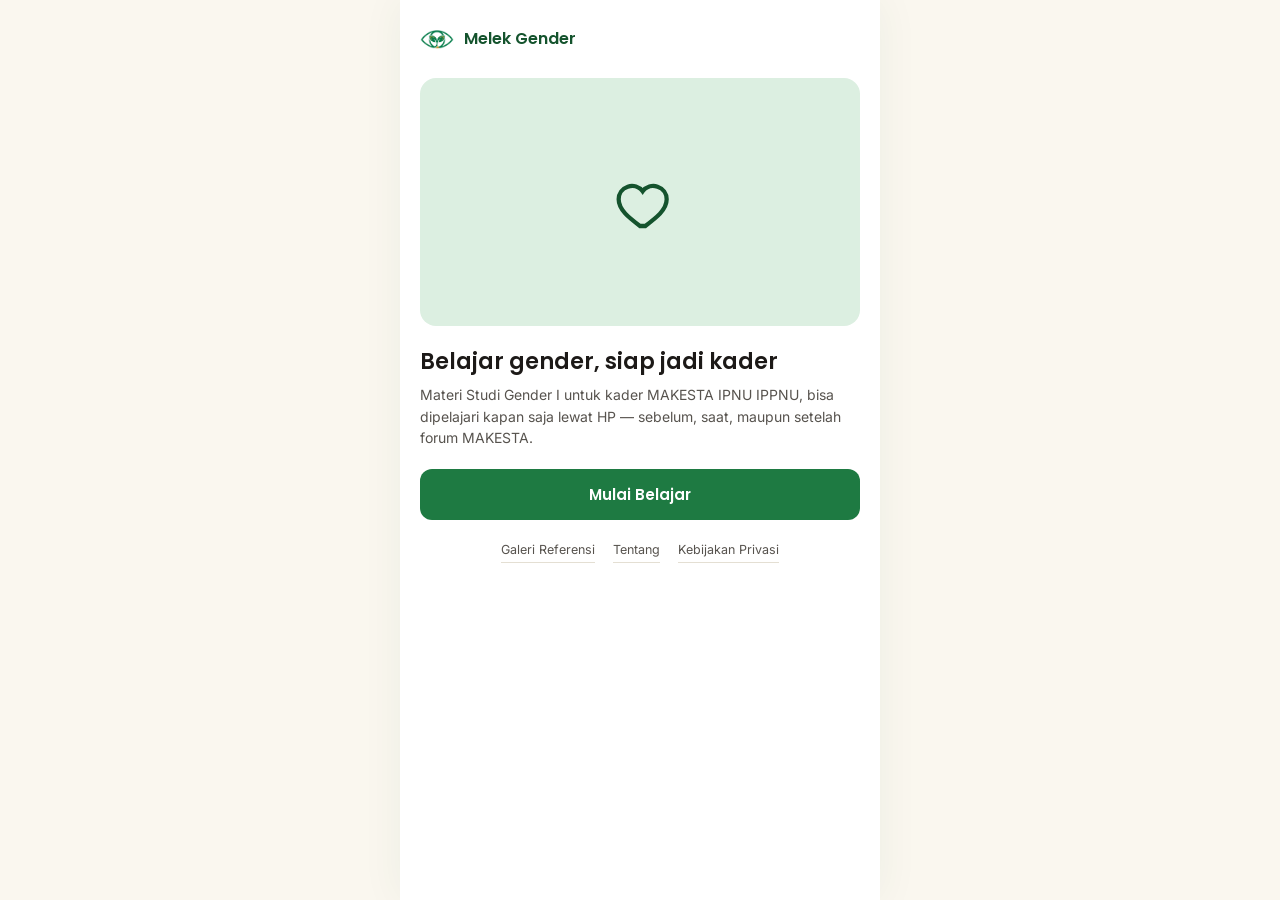
<file: index.html>
<!DOCTYPE html>
<html lang="id">
<head>
<meta charset="UTF-8">
<meta name="viewport" content="width=device-width, initial-scale=1.0">
<title>Melek Gender — Belajar Studi Gender I untuk Kader MAKESTA</title>
<link rel="icon" href="assets/logo.png">
<link rel="stylesheet" href="css/style.css">
</head>
<body>

<div id="splash" class="splash">
  <img src="assets/logo.png" alt="Melek Gender" class="splash-logo">
  <div class="splash-text">Melek Gender</div>
</div>

<div class="app">
  <div class="pad">
    <div class="brand-row">
      <img src="assets/logo.png" alt="Logo Melek Gender">
      <span class="brand-name">Melek Gender</span>
    </div>

    <div class="illus">
      <svg viewBox="0 0 24 24" fill="none" stroke="#14532D" stroke-width="1.6">
        <path d="M12 21c-4-3-8-6-8-10a5 5 0 0 1 9-3 5 5 0 0 1 9 3c0 4-4 7-8 10z"/>
      </svg>
    </div>

    <h1 class="h-title reveal">Belajar gender, siap jadi kader</h1>
    <p class="h-sub reveal">Materi Studi Gender I untuk kader MAKESTA IPNU IPPNU, bisa dipelajari kapan saja lewat HP — sebelum, saat, maupun setelah forum MAKESTA.</p>

    <button class="btn btn-primary" onclick="location.href='form.html'">Mulai Belajar</button>

    <div class="navlinks">
      <a href="galeri.html">Galeri Referensi</a>
      <a href="tentang.html">Tentang</a>
      <a href="kebijakan-privasi.html">Kebijakan Privasi</a>
    </div>
  </div>
</div>

<script src="js/app.js"></script>
<script>
  // Splash tampil sebentar (mirip Instagram) sebelum menentukan
  // arah: kader lama -> dashboard, kader baru -> tetap di sini.
  const SPLASH_MS = 900;
  const goDashboard = MG.hasIdentity();

  setTimeout(() => {
    if (goDashboard) {
      window.location.href = 'dashboard.html';
      return;
    }
    document.getElementById('splash').classList.add('hide');
    initScrollReveal();
  }, SPLASH_MS);
</script>
</body>
</html>
</file>
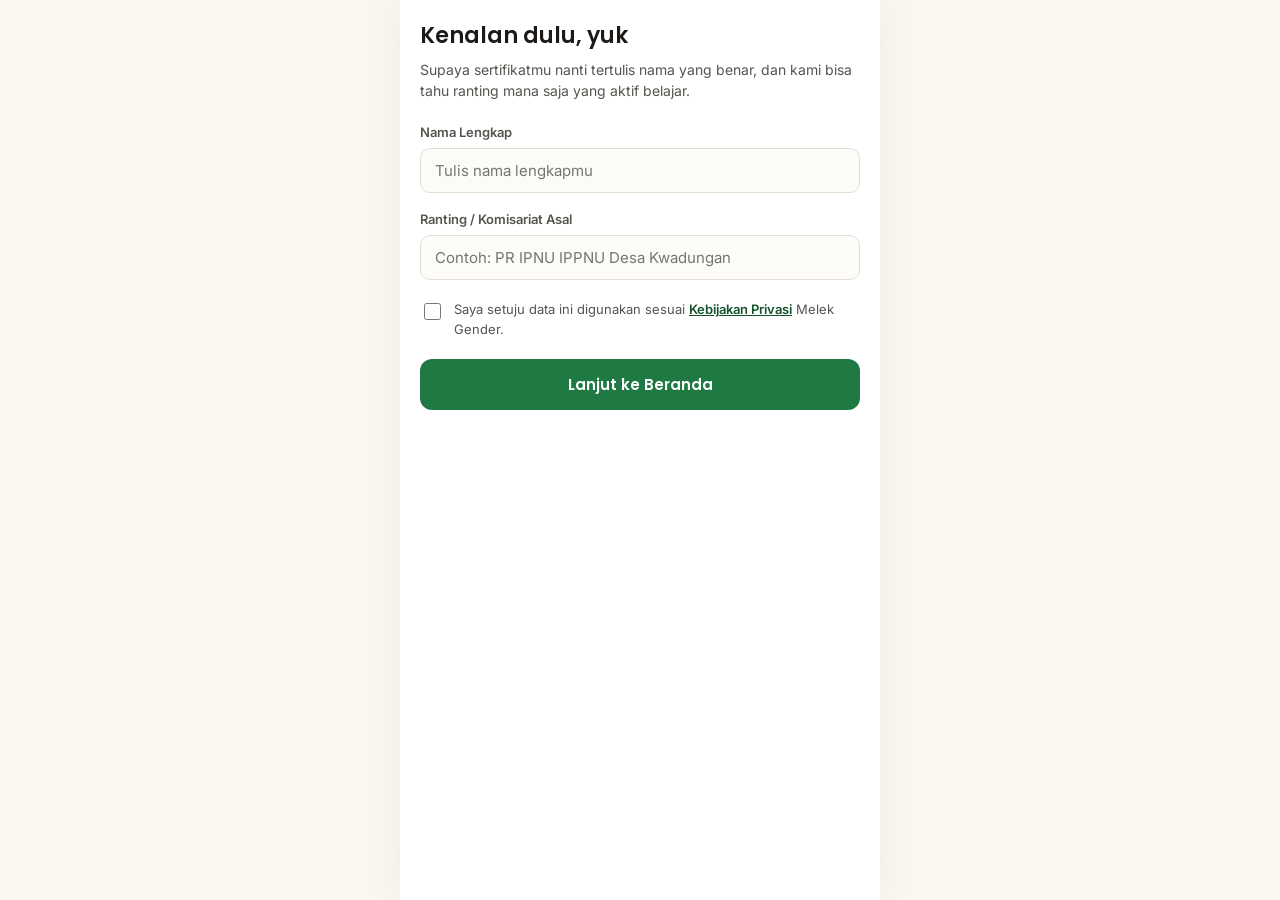
<file: dashboard.html>
<!DOCTYPE html>
<html lang="id">
<head>
<meta charset="UTF-8">
<meta name="viewport" content="width=device-width, initial-scale=1.0">
<title>Dashboard — Melek Gender</title>
<link rel="icon" href="assets/logo.png">
<link rel="stylesheet" href="css/style.css">
</head>
<body>
<div class="app">
  <div class="pad" style="padding-bottom:8px;">
    <div style="display:flex; justify-content:space-between; align-items:flex-start;">
      <div>
        <div class="greet" id="greet-nama">Halo!</div>
        <div class="greet-sub" id="greet-ranting"></div>
      </div>
      <button class="btn btn-ghost" style="width:auto; padding:8px 14px; font-size:12.5px; margin-top:0;" onclick="MG.logout()">Keluar</button>
    </div>

    <div id="module-list"></div>

    <button class="btn btn-primary" id="cta-btn">Lanjutkan Belajar</button>
  </div>
  <div id="tabbar-slot"></div>
</div>

<script src="js/app.js"></script>
<script>
  MG.requireIdentity();

  const identity = MG.getIdentity();
  document.getElementById('greet-nama').textContent = `Halo, ${identity.nama}! 👋`;
  document.getElementById('greet-ranting').textContent = identity.ranting;

  const modulNama = [
    'Pengertian Gender dan Seks',
    'Pengalaman Biologis Perempuan',
    'Sejarah Munculnya Gender',
    'Pandangan Gender dalam Islam',
  ];

  const listEl = document.getElementById('module-list');
  listEl.innerHTML = modulNama.map((nama, i) => {
    const n = i + 1;
    const done = MG.isModuleDone(n);
    return `<a class="mod-card ${done ? 'done' : ''}" href="modul${n}.html">
        <div class="mod-dot ${done ? 'done' : 'todo'}">${done ? '✓' : n}</div>
        <div>
          <div class="mod-txt-t">Modul ${n} · ${nama}</div>
          <div class="mod-txt-s">${done ? 'Selesai' : 'Belum dimulai'}</div>
        </div>
      </a>`;
  }).join('');

  const ctaBtn = document.getElementById('cta-btn');
  if (MG.isLulus()) {
    ctaBtn.textContent = 'Lihat Sertifikat';
    ctaBtn.onclick = () => window.location.href = 'sertifikat.html';
  } else if (MG.allModulesDone()) {
    ctaBtn.textContent = 'Ikuti Evaluasi Akhir';
    ctaBtn.onclick = () => window.location.href = 'evaluasi.html';
  } else {
    ctaBtn.textContent = 'Lanjutkan Belajar';
    ctaBtn.onclick = () => window.location.href = MG.nextModuleUrl();
  }

  renderTabbar('beranda');
</script>
</body>
</html>
</file>
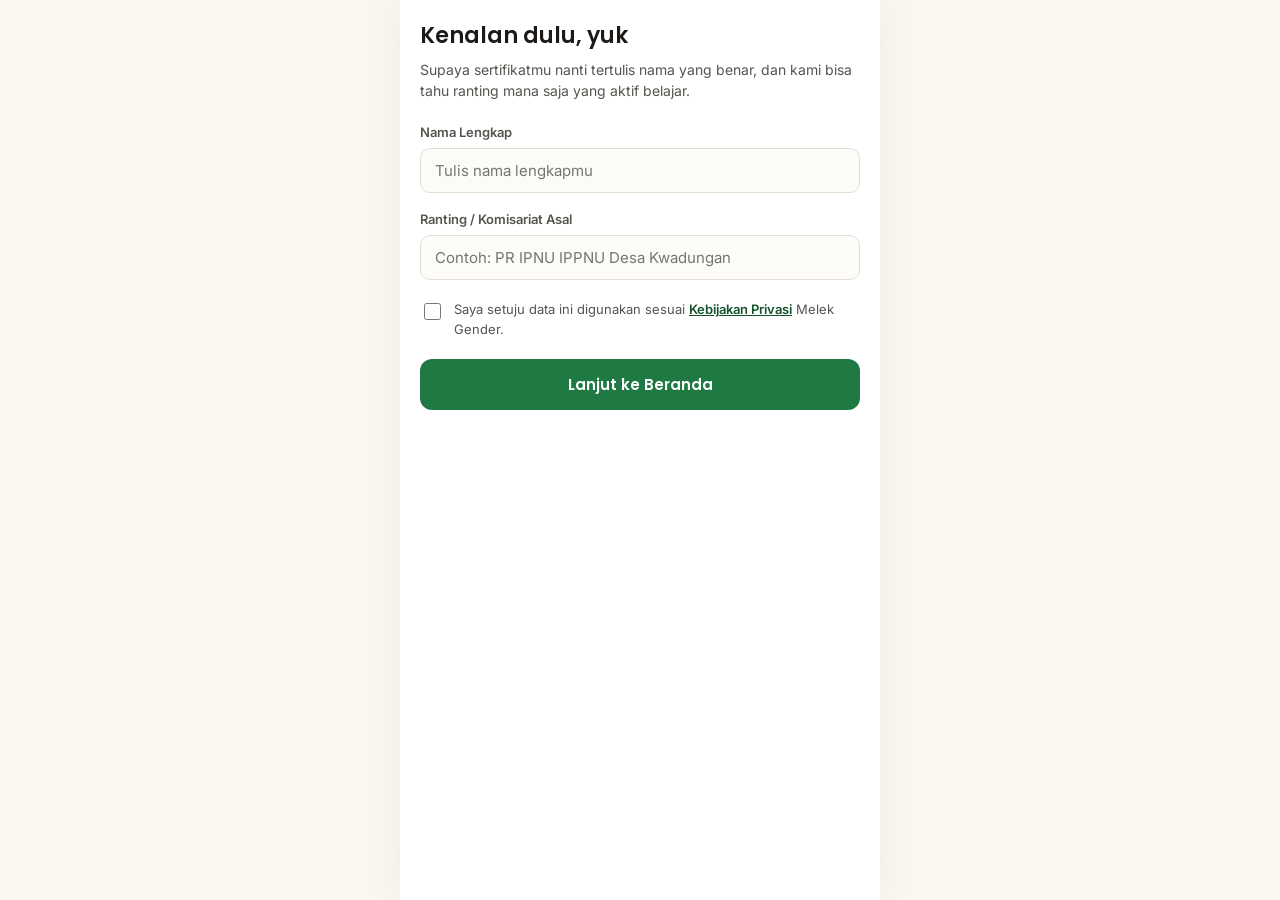
<file: evaluasi.html>
<!DOCTYPE html>
<html lang="id">
<head>
<meta charset="UTF-8">
<meta name="viewport" content="width=device-width, initial-scale=1.0">
<title>Evaluasi Akhir — Melek Gender</title>
<link rel="icon" href="assets/logo.png">
<link rel="stylesheet" href="css/style.css">
</head>
<body>
<div class="app">
  <div class="pad">
    <div class="crumb">Evaluasi Akhir</div>
    <h1 class="h-title" style="font-size:19px;">15 Soal — Semua Materi Studi Gender I</h1>
    <p class="h-sub">Kerjakan sejujur-jujurnya ya. Nilai kelulusan minimal 70% (11 dari 15 benar).</p>

    <div id="locked-message" style="display:none;">
      <p style="color:#B3261E; font-size:14px;">Selesaikan dulu keempat modul sebelum mengikuti evaluasi akhir.</p>
      <button class="btn btn-primary" onclick="location.href='dashboard.html'">Kembali ke Beranda</button>
    </div>

    <div id="quiz-mount"></div>
    <div id="result-mount" style="display:none;"></div>
  </div>
  <div id="tabbar-slot"></div>
</div>

<script src="js/app.js"></script>
<script>
  MG.requireIdentity();

  if (!MG.allModulesDone()) {
    document.getElementById('locked-message').style.display = 'block';
  } else {
    const PASS_RATIO = 0.7; // TODO GANTI kalau mau ubah standar kelulusan (0.7 = 70%)

    const questions = [
      // Pengertian Gender dan Seks (3 soal)
      { q: 'Perbedaan yang bersifat kodrati dan tidak berubah antara laki-laki dan perempuan disebut...', options: ['Gender', 'Seks', 'Peran sosial', 'Stereotip'], correct: 1 },
      { q: 'Gender disebut konstruksi sosial karena...', options: ['Ditentukan sejak lahir', 'Dibentuk budaya dan bisa berubah', 'Sama di semua tempat', 'Ditentukan hormon'], correct: 1 },
      { q: 'Contoh ketidakadilan gender menurut Mansour Fakih ADALAH, kecuali...', options: ['Subordinasi', 'Stereotip', 'Kesetaraan', 'Beban ganda'], correct: 2 },
      // Pengalaman Biologis Perempuan (3 soal)
      { q: 'Berikut termasuk pengalaman biologis khas perempuan, kecuali...', options: ['Menstruasi', 'Melahirkan', 'Menyusui', 'Memimpin rapat'], correct: 3 },
      { q: 'Sikap yang tepat terhadap kader yang sedang nifas adalah...', options: ['Menganggapnya malas', 'Menghormatinya sebagai masa pemulihan', 'Mengucilkannya', 'Mengabaikannya'], correct: 1 },
      { q: 'Islam memberi perhatian pada kondisi biologis perempuan lewat...', options: ['Ketentuan fikih tentang haid dan nifas', 'Tidak membahasnya sama sekali', 'Melarang membicarakannya', 'Menganggapnya aib'], correct: 0 },
      // Sejarah Munculnya Gender (3 soal)
      { q: 'R.A. Kartini memperjuangkan hak perempuan dalam hal...', options: ['Pendidikan', 'Jabatan militer', 'Kepemilikan tanah', 'Hak pilih presiden'], correct: 0 },
      { q: 'Buku "Sarinah" ditulis oleh...', options: ['R.A. Kartini', 'Ir. Soekarno', 'Cut Nyak Dien', 'Dewi Sartika'], correct: 1 },
      { q: 'Tokoh perempuan penting dalam sejarah pergerakan perempuan NU adalah...', options: ['Hj. Umroh Mahfudzoh', 'Rohana Kudus', 'Cut Meutia', 'Maria Walanda Maramis'], correct: 0 },
      // Pandangan Gender dalam Islam (3 soal)
      { q: 'QS Al-Hujurat: 13 menegaskan kemuliaan seseorang ditentukan oleh...', options: ['Jenis kelamin', 'Ketakwaan', 'Kekayaan', 'Keturunan'], correct: 1 },
      { q: 'QS Ar-Rum: 21 menjelaskan tujuan penciptaan pasangan untuk...', options: ['Ketenteraman dan kasih sayang', 'Persaingan', 'Dominasi', 'Perpisahan'], correct: 0 },
      { q: 'K.H. Husein Muhammad menunjukkan keadilan gender bisa digali dari...', options: ['Budaya luar semata', 'Fikih klasik yang dibaca kontekstual', 'Hukum adat', 'Tradisi non-Islam'], correct: 1 },
      // Studi Kasus dan Refleksi (3 soal)
      { q: 'Seorang kader melarang temannya yang perempuan menjadi ketua ranting hanya karena ia perempuan. Sikap ini termasuk...', options: ['Kesetaraan gender', 'Subordinasi/ketidakadilan gender', 'Hal yang wajar', 'Ajaran agama'], correct: 1 },
      { q: 'Seorang kader laki-laki membantu temannya yang sedang haid untuk istirahat tanpa menstigma. Sikap ini mencerminkan...', options: ['Ketidakpedulian', 'Empati dan pemahaman gender yang baik', 'Sikap berlebihan', 'Melanggar aturan'], correct: 1 },
      { q: 'Manfaat memahami Studi Gender I bagi kader MAKESTA adalah...', options: ['Supaya bisa mendebat orang', 'Membangun relasi yang adil dan setara di organisasi & masyarakat', 'Tidak ada manfaatnya', 'Hanya untuk kader perempuan'], correct: 1 },
    ];

    renderQuiz(document.getElementById('quiz-mount'), questions, (score, total) => {
      const passed = score / total >= PASS_RATIO;
      document.getElementById('quiz-mount').style.display = 'none';
      document.getElementById('result-mount').style.display = 'block';
      document.getElementById('result-mount').innerHTML = `
        <div class="result-box">
          <div class="result-score">${score}/${total}</div>
          <p style="font-weight:600; margin-top:8px;">${passed ? 'Selamat, kamu lulus! 🎉' : 'Belum lulus, yuk coba lagi.'}</p>
          <p style="color:var(--ink-soft); font-size:13.5px; margin-bottom:20px;">${passed ? 'Sertifikatmu sudah bisa diambil.' : `Nilai minimal kelulusan adalah ${Math.ceil(total*PASS_RATIO)} dari ${total}.`}</p>
          <button class="btn btn-primary" onclick="${passed ? "MG.setLulus(); window.location.href='sertifikat.html'" : "window.location.href='evaluasi.html'"}">${passed ? 'Ambil Sertifikat' : 'Ulangi Evaluasi'}</button>
        </div>`;
    });
  }

  renderTabbar('belajar');
</script>
</body>
</html>
</file>
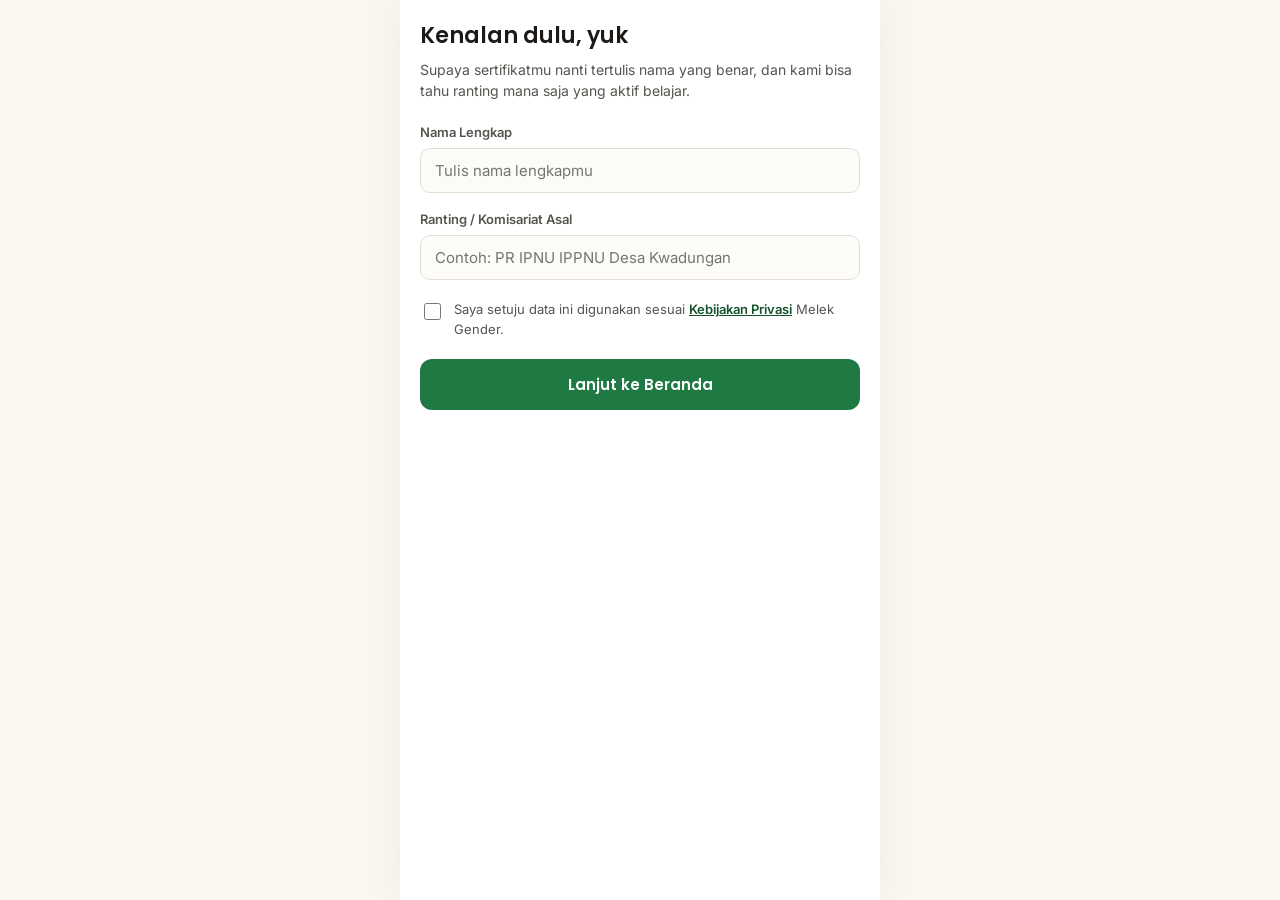
<file: form.html>
<!DOCTYPE html>
<html lang="id">
<head>
<meta charset="UTF-8">
<meta name="viewport" content="width=device-width, initial-scale=1.0">
<title>Kenalan Dulu — Melek Gender</title>
<link rel="icon" href="assets/logo.png">
<link rel="stylesheet" href="css/style.css">
</head>
<body>
<div class="app">
  <div class="pad">
    <h1 class="h-title">Kenalan dulu, yuk</h1>
    <p class="h-sub">Supaya sertifikatmu nanti tertulis nama yang benar, dan kami bisa tahu ranting mana saja yang aktif belajar.</p>

    <form id="identity-form" novalidate>
      <label class="field-label" for="nama">Nama Lengkap</label>
      <input class="field" type="text" id="nama" name="nama" placeholder="Tulis nama lengkapmu" required>
      <div class="err" id="err-nama">Nama wajib diisi ya.</div>

      <label class="field-label" for="ranting">Ranting / Komisariat Asal</label>
      <input class="field" type="text" id="ranting" name="ranting" list="ranting-suggestions" placeholder="Contoh: PR IPNU IPPNU Desa Kwadungan" autocomplete="off" required>
      <datalist id="ranting-suggestions">
        <option value="PR IPNU IPPNU Desa Kwadungan">
        <option value="PR IPNU IPPNU Desa Kranggan">
        <option value="PR IPNU IPPNU Desa Menggoro">
        <option value="PK IPNU IPPNU (isi nama sekolah/madrasah)">
      </datalist>
      <div class="err" id="err-ranting">Ranting/komisariat wajib diisi ya.</div>

      <div class="consent-row">
        <input type="checkbox" id="consent" required>
        <label for="consent">Saya setuju data ini digunakan sesuai <a href="kebijakan-privasi.html" target="_blank">Kebijakan Privasi</a> Melek Gender.</label>
      </div>
      <div class="err" id="err-consent">Centang dulu ya sebelum lanjut.</div>

      <button type="submit" class="btn btn-primary">Lanjut ke Beranda</button>
    </form>
  </div>
</div>

<script src="js/app.js"></script>
<script>
  document.getElementById('identity-form').addEventListener('submit', function (e) {
    e.preventDefault();

    const nama = document.getElementById('nama').value.trim();
    const ranting = document.getElementById('ranting').value.trim();
    const setuju = document.getElementById('consent').checked;

    document.getElementById('err-nama').style.display = nama ? 'none' : 'block';
    document.getElementById('err-ranting').style.display = ranting ? 'none' : 'block';
    document.getElementById('err-consent').style.display = setuju ? 'none' : 'block';

    if (!nama || !ranting || !setuju) return;

    // 1. Simpan identitas ke cookie (sisi klien)
    MG.saveIdentity(nama, ranting);

    // 2. Kirim ke Google Sheet HANYA karena kader sudah mencentang setuju
    MG.submitToGoogleForm(nama, ranting);

    window.location.href = 'dashboard.html';
  });
</script>
</body>
</html>
</file>
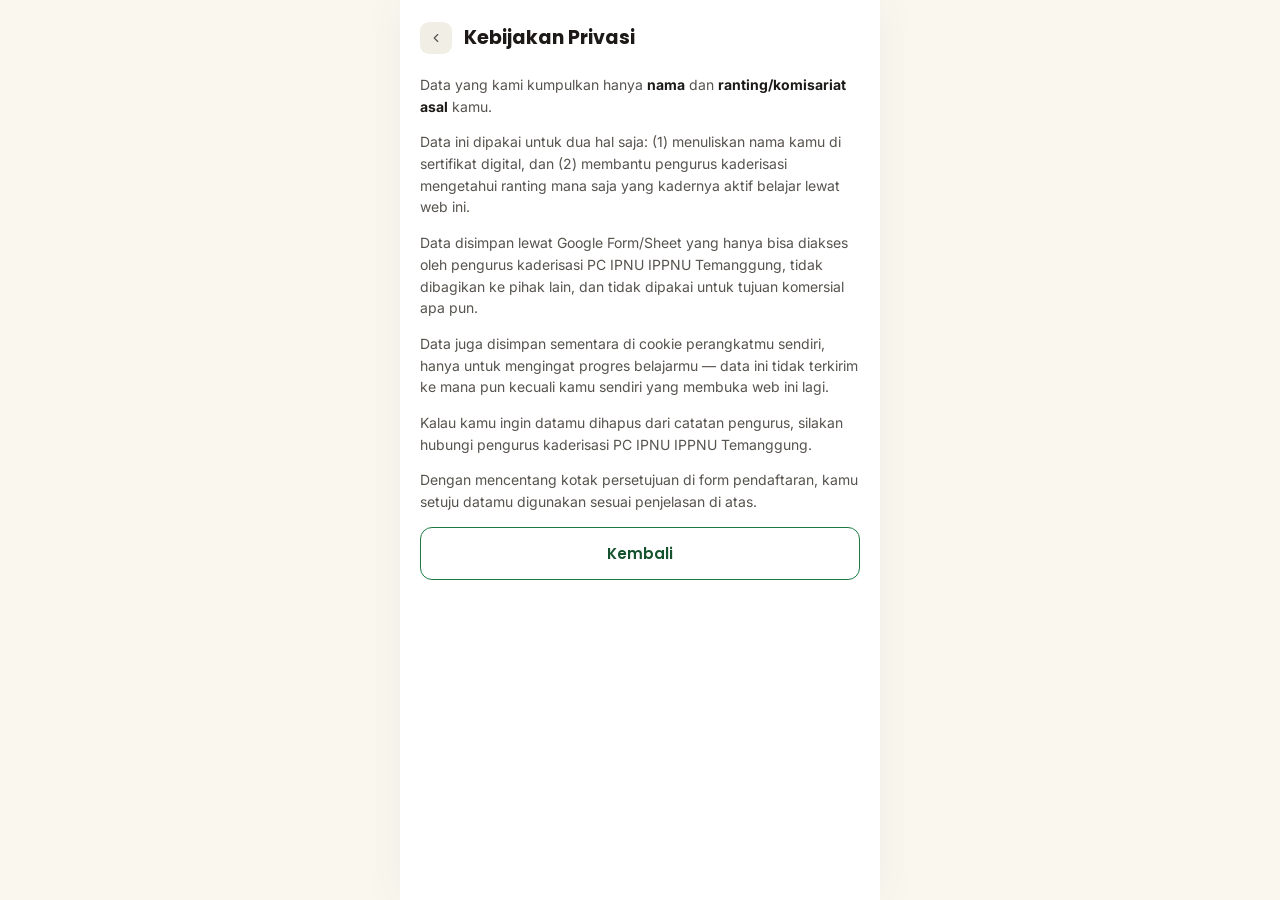
<file: kebijakan-privasi.html>
<!DOCTYPE html>
<html lang="id">
<head>
<meta charset="UTF-8">
<meta name="viewport" content="width=device-width, initial-scale=1.0">
<title>Kebijakan Privasi — Melek Gender</title>
<link rel="icon" href="assets/logo.png">
<link rel="stylesheet" href="css/style.css">
</head>
<body>
<div class="app">
  <div class="pad">
    <div class="subhead">
      <a href="javascript:history.back()" class="backarrow">
        <svg width="14" height="14" viewBox="0 0 24 24" fill="none" stroke="#57534E" stroke-width="2" stroke-linecap="round" stroke-linejoin="round"><path d="M15 18l-6-6 6-6"/></svg>
      </a>
      <h1>Kebijakan Privasi</h1>
    </div>

    <p class="policy-p">Data yang kami kumpulkan hanya <b>nama</b> dan <b>ranting/komisariat asal</b> kamu.</p>
    <p class="policy-p">Data ini dipakai untuk dua hal saja: (1) menuliskan nama kamu di sertifikat digital, dan (2) membantu pengurus kaderisasi mengetahui ranting mana saja yang kadernya aktif belajar lewat web ini.</p>
    <p class="policy-p">Data disimpan lewat Google Form/Sheet yang hanya bisa diakses oleh pengurus kaderisasi PC IPNU IPPNU Temanggung, tidak dibagikan ke pihak lain, dan tidak dipakai untuk tujuan komersial apa pun.</p>
    <p class="policy-p">Data juga disimpan sementara di cookie perangkatmu sendiri, hanya untuk mengingat progres belajarmu — data ini tidak terkirim ke mana pun kecuali kamu sendiri yang membuka web ini lagi.</p>
    <p class="policy-p">Kalau kamu ingin datamu dihapus dari catatan pengurus, silakan hubungi pengurus kaderisasi PC IPNU IPPNU Temanggung.</p>
    <p class="policy-p">Dengan mencentang kotak persetujuan di form pendaftaran, kamu setuju datamu digunakan sesuai penjelasan di atas.</p>

    <button class="btn btn-ghost" onclick="history.back()">Kembali</button>
  </div>
</div>
</body>
</html>
</file>
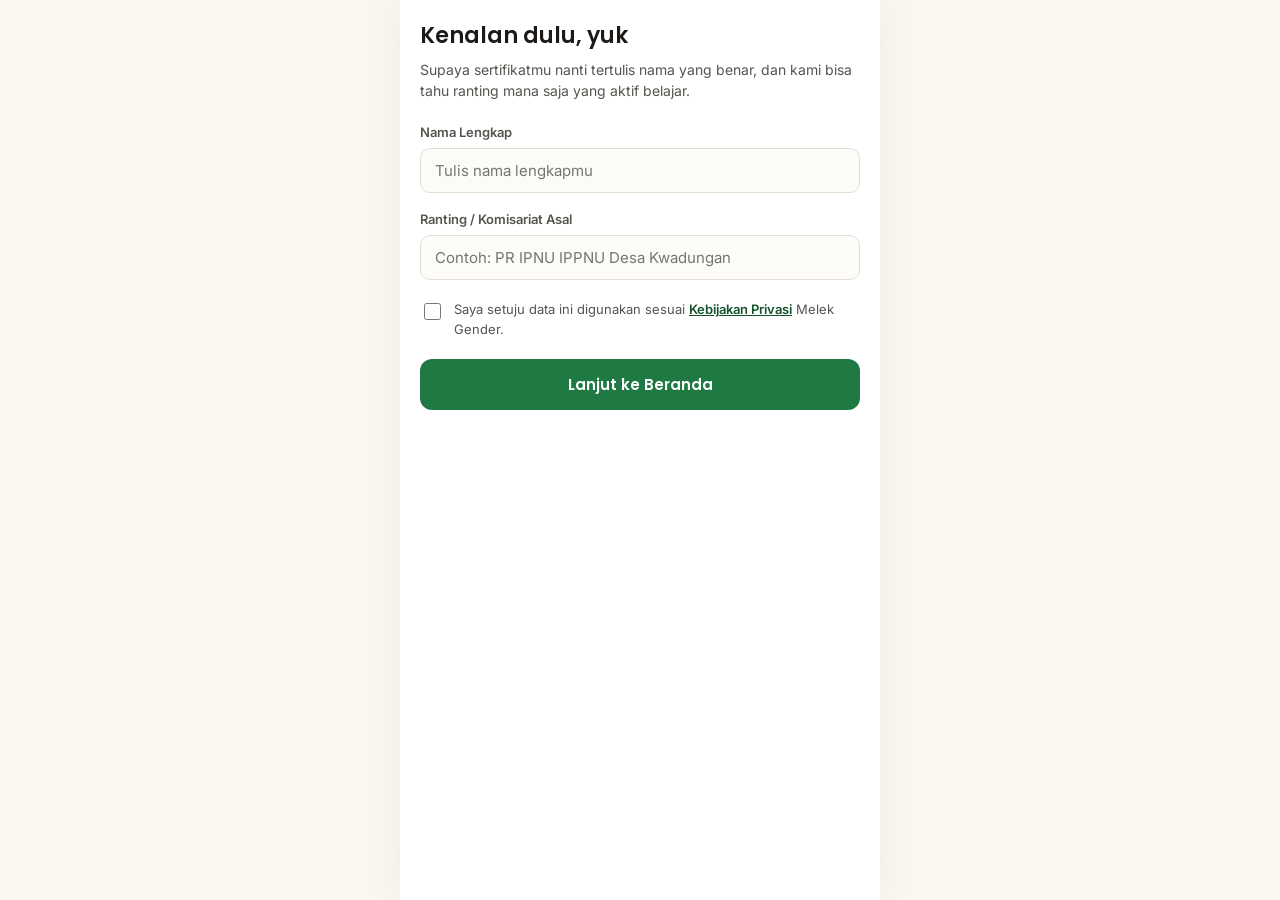
<file: modul1.html>
<!DOCTYPE html>
<html lang="id">
<head>
<meta charset="UTF-8">
<meta name="viewport" content="width=device-width, initial-scale=1.0">
<title>Modul 1: Pengertian Gender dan Seks — Melek Gender</title>
<link rel="icon" href="assets/logo.png">
<link rel="stylesheet" href="css/style.css">
</head>
<body>
<div class="app">
  <div class="pad">
    <div class="crumb">Modul 1 dari 4</div>
    <h1 class="h-title reveal">Pengertian Gender dan Seks</h1>

    <div class="content-block">
      <p class="reveal" style="transition-delay:0ms"><b>Seks</b> adalah perbedaan biologis antara laki-laki dan perempuan yang bersifat kodrati dan tidak berubah — misalnya organ reproduksi, hormon, dan ciri fisik bawaan lahir.</p>
      <p class="reveal" style="transition-delay:90ms"><b>Gender</b> berbeda dengan seks. Gender adalah konstruksi sosial yang membedakan peran, perilaku, dan atribut antara laki-laki dan perempuan, yang dibentuk oleh budaya dan bisa berubah seiring waktu serta berbeda dari satu masyarakat ke masyarakat lain (Mansour Fakih, 1996).</p>
      <p class="reveal" style="transition-delay:180ms">Contohnya: "perempuan harus di dapur" atau "laki-laki tidak boleh menangis" bukanlah kodrat biologis, melainkan konstruksi sosial yang bisa dan perlu dikritisi bila menimbulkan ketidakadilan.</p>
      <p class="reveal" style="transition-delay:270ms">Memahami perbedaan ini penting agar kita tidak keliru menganggap sesuatu sebagai "kodrat" padahal sebenarnya hanya kebiasaan budaya yang bisa diubah menuju relasi yang lebih adil.</p>
      <!-- ====================================================
           SLOT INFOGRAFIS / GAMBAR / VIDEO
           Hapus <div class="media-slot"> di bawah ini, lalu
           pakai salah satu contoh kode berikut sesuai media
           yang Anda punya. File gambar/video taruh di folder
           assets/modul/.

           Contoh GAMBAR/INFOGRAFIS:
           <div class="media-embed">
             <img src="assets/modul/modul1-diagram.png" alt="Deskripsikan gambar di sini">
             <p class="media-caption">Sumber: (tulis sumber gambar/infografis)</p>
           </div>

           Contoh VIDEO (file sendiri, taruh di assets/modul/):
           <div class="media-embed">
             <video src="assets/modul/modul1-diagram.mp4" controls></video>
             <p class="media-caption">Video: (judul/keterangan video)</p>
           </div>

           Contoh VIDEO YouTube (ganti VIDEO_ID dengan ID video):
           <div class="media-embed" style="aspect-ratio:16/9;">
             <iframe width="100%" height="100%" style="border:0; border-radius:var(--radius);"
               src="https://www.youtube.com/embed/VIDEO_ID" title="Video pembelajaran"
               allowfullscreen></iframe>
           </div>
      ==================================================== -->
      <div class="media-slot reveal" style="transition-delay:360ms">
        <svg viewBox="0 0 24 24" fill="none" stroke="currentColor" stroke-width="1.6"><rect x="3" y="4" width="18" height="14" rx="2"/><path d="M3 15l4.5-4.5a2 2 0 0 1 2.8 0L15 15"/><path d="M13 13l1.5-1.5a2 2 0 0 1 2.8 0L21 15"/><circle cx="8" cy="8.5" r="1.4"/></svg>
        <span>Infografis/gambar/video.<br></span>
      </div>

    </div>

    <div id="quiz-mount"></div>
    <div id="result-mount" style="display:none;"></div>

    <div class="btn-row" id="nav-buttons" style="margin-top:18px;">
      <button class="btn btn-ghost" onclick="location.reload()">Ulangi</button>
      <button class="btn btn-primary" id="next-btn" style="flex:1.4;" disabled>Lanjut ke Modul 2</button>
    </div>
  </div>
  <div id="tabbar-slot"></div>
</div>

<script src="js/app.js"></script>
<script>
  MG.requireIdentity();
  initScrollReveal();

  const questions = [
    { q: 'Manakah yang termasuk perbedaan SEKS (bukan gender)?', options: ['Perempuan memasak, laki-laki mencari nafkah', 'Perempuan bisa hamil dan menyusui, laki-laki tidak', 'Laki-laki harus kuat, perempuan harus lembut', 'Perempuan harus di rumah'], correct: 1 },
    { q: 'Gender disebut "konstruksi sosial" karena...', options: ['Ditentukan sejak lahir dan tidak bisa berubah', 'Dibentuk oleh budaya dan bisa berbeda antar masyarakat', 'Sama persis di semua negara', 'Ditentukan oleh hormon'], correct: 1 },
    { q: 'Anggapan "laki-laki tidak boleh menangis" adalah contoh dari...', options: ['Fakta biologis', 'Konstruksi gender yang bisa dikritisi', 'Hukum agama yang mutlak', 'Perbedaan seks'], correct: 1 },
  ];

  renderQuiz(document.getElementById('quiz-mount'), questions, (score, total) => {
    document.getElementById('quiz-mount').style.display = 'none';
    document.getElementById('result-mount').style.display = 'block';
    document.getElementById('result-mount').innerHTML = `
      <div class="result-box">
        <div class="result-score">${score}/${total}</div>
        <p style="color:var(--ink-soft); font-size:13.5px;">${score === total ? 'Mantap, semua benar!' : 'Yuk baca ulang materi di atas kalau masih ada yang kurang pas.'}</p>
      </div>`;
    MG.markModuleDone(1);
    document.getElementById('next-btn').disabled = false;
  });

  document.getElementById('next-btn').addEventListener('click', () => window.location.href = 'modul2.html');
  renderTabbar('belajar');
</script>
</body>
</html>
</file>
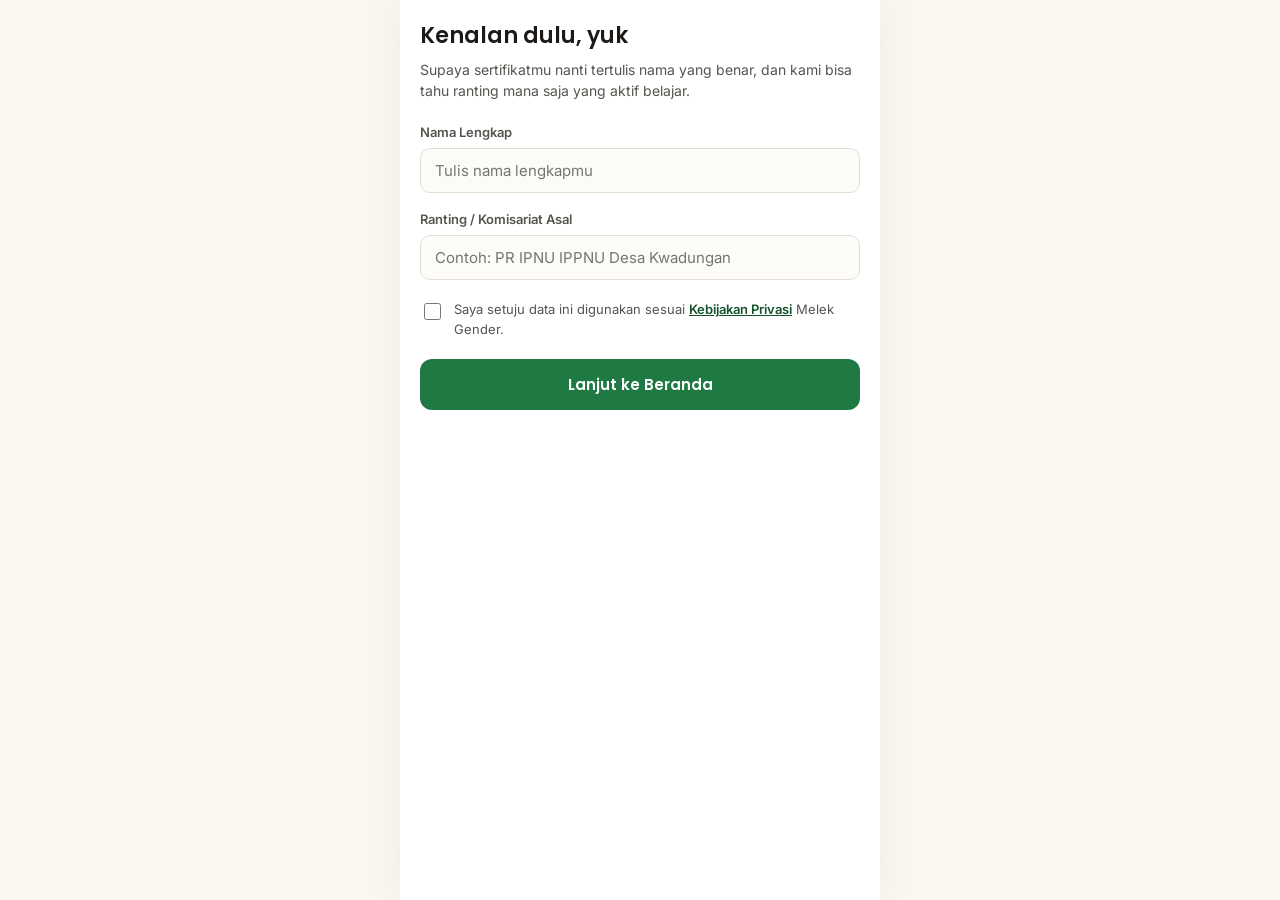
<file: modul2.html>
<!DOCTYPE html>
<html lang="id">
<head>
<meta charset="UTF-8">
<meta name="viewport" content="width=device-width, initial-scale=1.0">
<title>Modul 2: Pengalaman Biologis Perempuan — Melek Gender</title>
<link rel="icon" href="assets/logo.png">
<link rel="stylesheet" href="css/style.css">
</head>
<body>
<div class="app">
  <div class="pad">
    <div class="crumb">Modul 2 dari 4</div>
    <h1 class="h-title reveal">Pengalaman Biologis Perempuan</h1>

    <div class="content-block">
      <p class="reveal" style="transition-delay:0ms">Perempuan mengalami sejumlah proses biologis yang tidak dialami laki-laki: <b>menstruasi</b>, <b>kehamilan</b>, <b>melahirkan</b>, <b>nifas</b>, dan <b>menyusui</b>. Semua ini adalah bagian dari kodrat biologis (seks), bukan konstruksi sosial.</p>
      <p class="reveal" style="transition-delay:90ms">Memahami pengalaman ini penting supaya kader laki-laki maupun perempuan bisa saling berempati — misalnya memahami kenapa perempuan butuh waktu istirahat lebih saat menstruasi berat, atau kenapa masa nifas perlu dihormati sebagai masa pemulihan, bukan dianggap "manja".</p>
      <p class="reveal" style="transition-delay:180ms">Islam sendiri memberi perhatian khusus pada kondisi biologis perempuan ini, misalnya ketentuan fikih seputar haid dan nifas — menunjukkan bahwa perhatian terhadap kondisi biologis perempuan bukan hal baru, melainkan sudah lama menjadi bagian dari ajaran Islam.</p>
      <p class="reveal" style="transition-delay:270ms">Kesalahpahaman soal pengalaman biologis ini sering memicu stigma, misalnya menganggap perempuan haid itu "kotor" secara sosial. Kader MAKESTA perlu diluruskan pemahamannya agar tidak ikut melanggengkan stigma tersebut.</p>
      <!-- ====================================================
           SLOT INFOGRAFIS / GAMBAR / VIDEO
           Hapus <div class="media-slot"> di bawah ini, lalu
           pakai salah satu contoh kode berikut sesuai media
           yang Anda punya. File gambar/video taruh di folder
           assets/modul/.

           Contoh GAMBAR/INFOGRAFIS:
           <div class="media-embed">
             <img src="assets/modul/modul2-diagram.png" alt="Deskripsikan gambar di sini">
             <p class="media-caption">Sumber: (tulis sumber gambar/infografis)</p>
           </div>

           Contoh VIDEO (file sendiri, taruh di assets/modul/):
           <div class="media-embed">
             <video src="assets/modul/modul2-diagram.mp4" controls></video>
             <p class="media-caption">Video: (judul/keterangan video)</p>
           </div>

           Contoh VIDEO YouTube (ganti VIDEO_ID dengan ID video):
           <div class="media-embed" style="aspect-ratio:16/9;">
             <iframe width="100%" height="100%" style="border:0; border-radius:var(--radius);"
               src="https://www.youtube.com/embed/VIDEO_ID" title="Video pembelajaran"
               allowfullscreen></iframe>
           </div>
      ==================================================== -->
      <div class="media-slot reveal" style="transition-delay:360ms">
        <svg viewBox="0 0 24 24" fill="none" stroke="currentColor" stroke-width="1.6"><rect x="3" y="4" width="18" height="14" rx="2"/><path d="M3 15l4.5-4.5a2 2 0 0 1 2.8 0L15 15"/><path d="M13 13l1.5-1.5a2 2 0 0 1 2.8 0L21 15"/><circle cx="8" cy="8.5" r="1.4"/></svg>
        <span>Infografis/gambar/video.<br></span>
      </div>

    </div>

    <div id="quiz-mount"></div>
    <div id="result-mount" style="display:none;"></div>

    <div class="btn-row" id="nav-buttons" style="margin-top:18px;">
      <button class="btn btn-ghost" onclick="location.reload()">Ulangi</button>
      <button class="btn btn-primary" id="next-btn" style="flex:1.4;" disabled>Lanjut ke Modul 3</button>
    </div>
  </div>
  <div id="tabbar-slot"></div>
</div>

<script src="js/app.js"></script>
<script>
  MG.requireIdentity();
  initScrollReveal();

  const questions = [
    { q: 'Berikut yang TERMASUK pengalaman biologis khas perempuan adalah...', options: ['Bekerja mencari nafkah', 'Menstruasi dan menyusui', 'Menjadi pemimpin organisasi', 'Belajar di sekolah'], correct: 1 },
    { q: 'Sikap yang tepat terhadap kader perempuan yang sedang haid adalah...', options: ['Menganggapnya kotor secara sosial', 'Memahami dan tidak menstigma', 'Mengucilkannya dari kegiatan', 'Menganggapnya sedang malas'], correct: 1 },
    { q: 'Masa nifas sebaiknya dipandang sebagai...', options: ['Tanda kemalasan', 'Masa pemulihan yang perlu dihormati', 'Alasan mengada-ada', 'Hal yang tidak penting'], correct: 1 },
  ];

  renderQuiz(document.getElementById('quiz-mount'), questions, (score, total) => {
    document.getElementById('quiz-mount').style.display = 'none';
    document.getElementById('result-mount').style.display = 'block';
    document.getElementById('result-mount').innerHTML = `
      <div class="result-box">
        <div class="result-score">${score}/${total}</div>
        <p style="color:var(--ink-soft); font-size:13.5px;">${score === total ? 'Mantap, semua benar!' : 'Yuk baca ulang materi di atas kalau masih ada yang kurang pas.'}</p>
      </div>`;
    MG.markModuleDone(2);
    document.getElementById('next-btn').disabled = false;
  });

  document.getElementById('next-btn').addEventListener('click', () => window.location.href = 'modul3.html');
  renderTabbar('belajar');
</script>
</body>
</html>
</file>
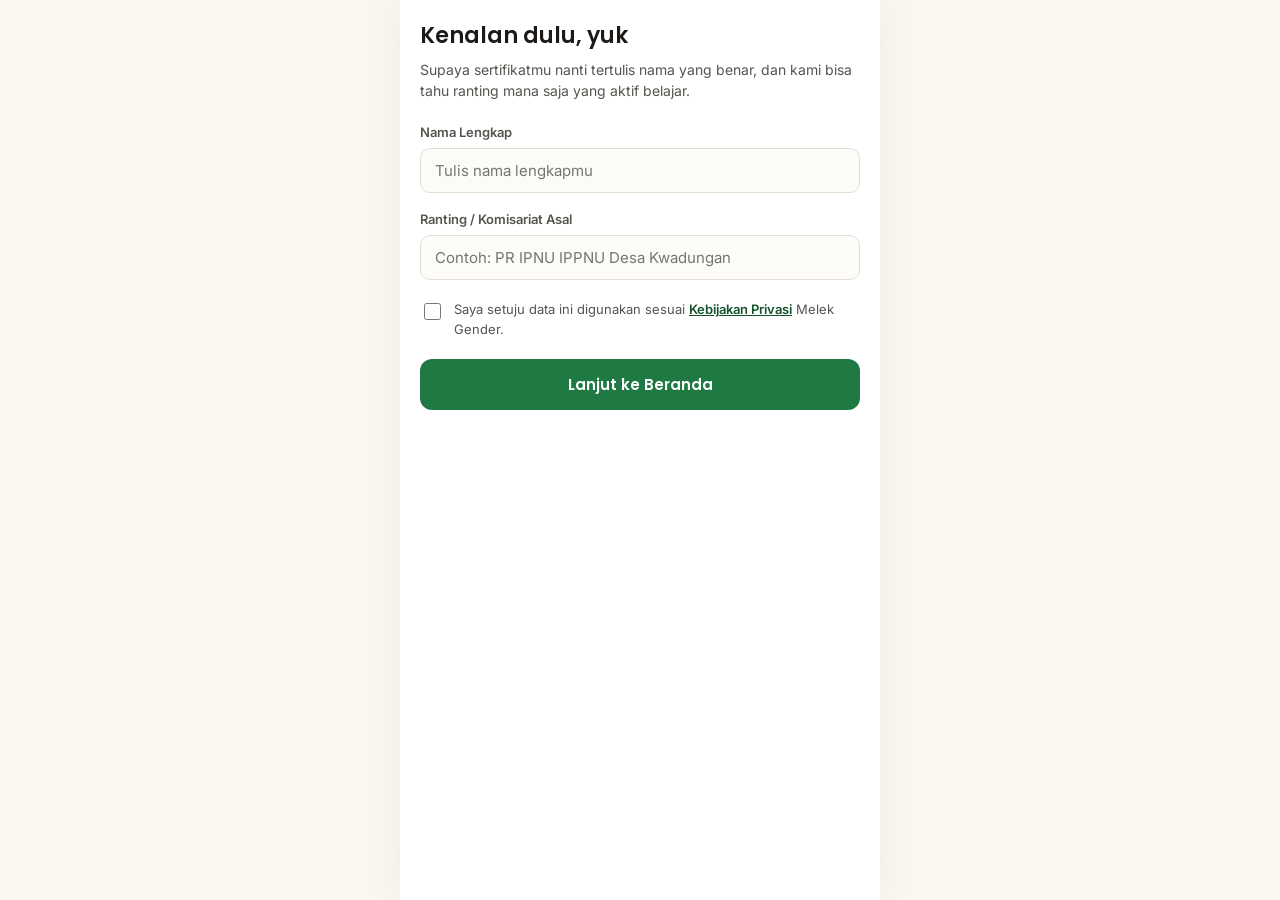
<file: modul3.html>
<!DOCTYPE html>
<html lang="id">
<head>
<meta charset="UTF-8">
<meta name="viewport" content="width=device-width, initial-scale=1.0">
<title>Modul 3: Sejarah Munculnya Gender — Melek Gender</title>
<link rel="icon" href="assets/logo.png">
<link rel="stylesheet" href="css/style.css">
</head>
<body>
<div class="app">
  <div class="pad">
    <div class="crumb">Modul 3 dari 4</div>
    <h1 class="h-title reveal">Sejarah Munculnya Gender</h1>

    <div class="content-block">
      <p class="reveal" style="transition-delay:0ms">Perjuangan kesetaraan gender di Indonesia punya akar sejarah panjang. <b>R.A. Kartini</b> lewat surat-suratnya memperjuangkan hak perempuan mendapat pendidikan yang setara di zaman kolonial, saat perempuan pribumi umumnya hanya diperbolehkan mengurus rumah tangga.</p>
      <p class="reveal" style="transition-delay:90ms"><b>Ir. Soekarno</b> melalui buku <i>Sarinah</i> turut membahas peran perempuan dalam perjuangan bangsa, menegaskan bahwa kemerdekaan Indonesia juga harus membebaskan perempuan dari belenggu ketertindasan.</p>
      <p class="reveal" style="transition-delay:180ms">Di lingkungan Nahdlatul Ulama, tokoh seperti <b>Hj. Umroh Mahfudzoh</b> menjadi salah satu figur penting dalam sejarah pergerakan perempuan NU, menunjukkan bahwa perjuangan kesetaraan gender juga punya akar kuat dalam tradisi pesantren, bukan hanya datang dari pemikiran Barat.</p>
      <p class="reveal" style="transition-delay:270ms">Memahami sejarah ini penting agar kader tidak keliru menganggap isu gender sebagai "wacana impor" yang asing bagi budaya Indonesia — padahal perjuangannya sudah ada jauh sebelum istilah "gender" populer digunakan.</p>
      <!-- ====================================================
           SLOT INFOGRAFIS / GAMBAR / VIDEO
           Hapus <div class="media-slot"> di bawah ini, lalu
           pakai salah satu contoh kode berikut sesuai media
           yang Anda punya. File gambar/video taruh di folder
           assets/modul/.

           Contoh GAMBAR/INFOGRAFIS:
           <div class="media-embed">
             <img src="assets/modul/modul3-diagram.png" alt="Deskripsikan gambar di sini">
             <p class="media-caption">Sumber: (tulis sumber gambar/infografis)</p>
           </div>

           Contoh VIDEO (file sendiri, taruh di assets/modul/):
           <div class="media-embed">
             <video src="assets/modul/modul3-diagram.mp4" controls></video>
             <p class="media-caption">Video: (judul/keterangan video)</p>
           </div>

           Contoh VIDEO YouTube (ganti VIDEO_ID dengan ID video):
           <div class="media-embed" style="aspect-ratio:16/9;">
             <iframe width="100%" height="100%" style="border:0; border-radius:var(--radius);"
               src="https://www.youtube.com/embed/VIDEO_ID" title="Video pembelajaran"
               allowfullscreen></iframe>
           </div>
      ==================================================== -->
      <div class="media-slot reveal" style="transition-delay:360ms">
        <svg viewBox="0 0 24 24" fill="none" stroke="currentColor" stroke-width="1.6"><rect x="3" y="4" width="18" height="14" rx="2"/><path d="M3 15l4.5-4.5a2 2 0 0 1 2.8 0L15 15"/><path d="M13 13l1.5-1.5a2 2 0 0 1 2.8 0L21 15"/><circle cx="8" cy="8.5" r="1.4"/></svg>
        <span>Infografis/gambar/video.<br></span>
      </div>

    </div>

    <div id="quiz-mount"></div>
    <div id="result-mount" style="display:none;"></div>

    <div class="btn-row" id="nav-buttons" style="margin-top:18px;">
      <button class="btn btn-ghost" onclick="location.reload()">Ulangi</button>
      <button class="btn btn-primary" id="next-btn" style="flex:1.4;" disabled>Lanjut ke Modul 4</button>
    </div>
  </div>
  <div id="tabbar-slot"></div>
</div>

<script src="js/app.js"></script>
<script>
  MG.requireIdentity();
  initScrollReveal();

  const questions = [
    { q: 'R.A. Kartini dikenal memperjuangkan hak perempuan dalam hal...', options: ['Pendidikan yang setara', 'Jabatan militer', 'Hak memilih presiden', 'Kepemilikan tanah'], correct: 0 },
    { q: 'Buku "Sarinah" yang membahas peran perempuan dalam perjuangan bangsa ditulis oleh...', options: ['R.A. Kartini', 'Ir. Soekarno', 'K.H. Hasyim Asy\'ari', 'Cut Nyak Dien'], correct: 1 },
    { q: 'Tokoh perempuan NU yang menjadi figur penting sejarah pergerakan perempuan NU adalah...', options: ['Hj. Umroh Mahfudzoh', 'Dewi Sartika', 'Cut Meutia', 'Rohana Kudus'], correct: 0 },
  ];

  renderQuiz(document.getElementById('quiz-mount'), questions, (score, total) => {
    document.getElementById('quiz-mount').style.display = 'none';
    document.getElementById('result-mount').style.display = 'block';
    document.getElementById('result-mount').innerHTML = `
      <div class="result-box">
        <div class="result-score">${score}/${total}</div>
        <p style="color:var(--ink-soft); font-size:13.5px;">${score === total ? 'Mantap, semua benar!' : 'Yuk baca ulang materi di atas kalau masih ada yang kurang pas.'}</p>
      </div>`;
    MG.markModuleDone(3);
    document.getElementById('next-btn').disabled = false;
  });

  document.getElementById('next-btn').addEventListener('click', () => window.location.href = 'modul4.html');
  renderTabbar('belajar');
</script>
</body>
</html>
</file>
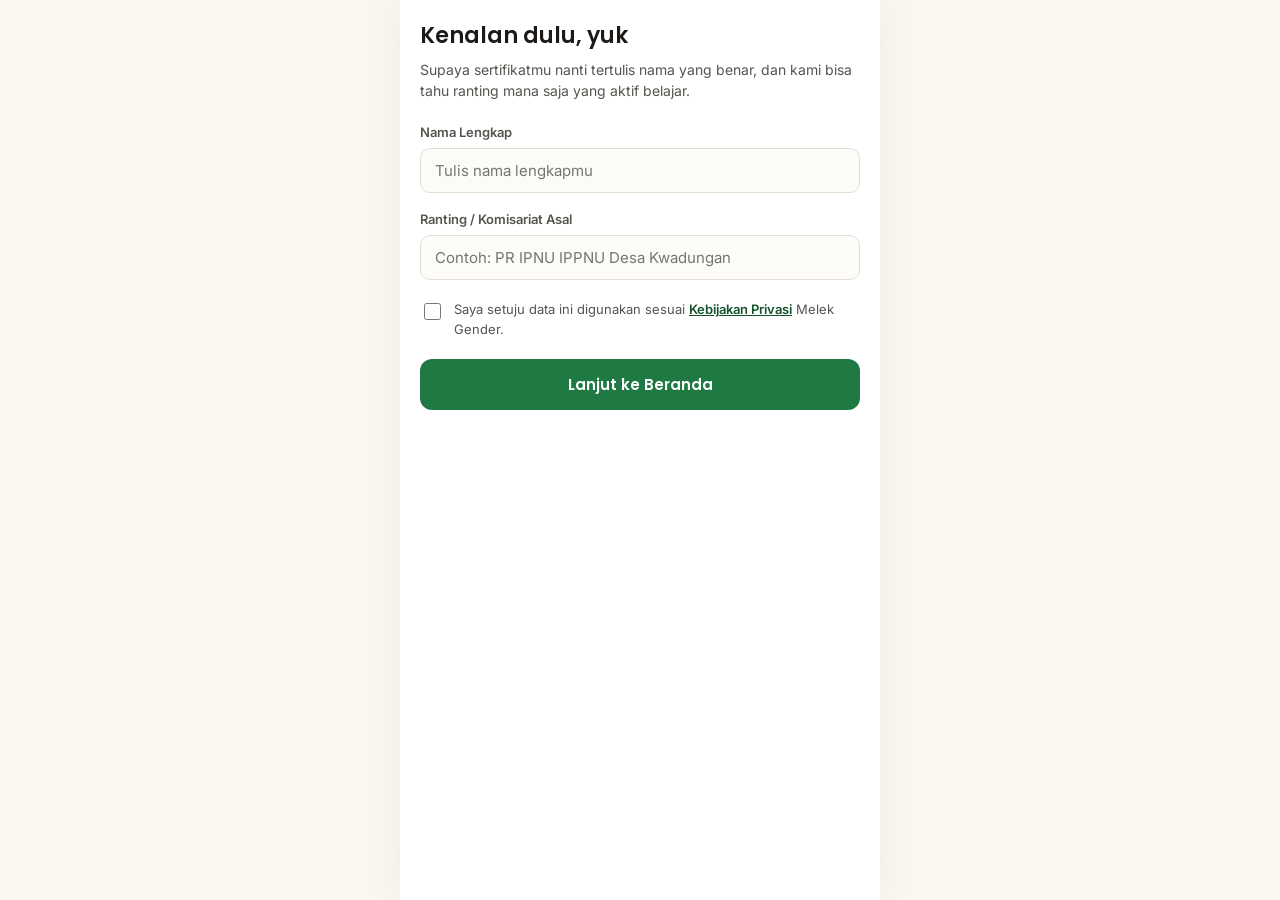
<file: modul4.html>
<!DOCTYPE html>
<html lang="id">
<head>
<meta charset="UTF-8">
<meta name="viewport" content="width=device-width, initial-scale=1.0">
<title>Modul 4: Pandangan Gender dalam Islam — Melek Gender</title>
<link rel="icon" href="assets/logo.png">
<link rel="stylesheet" href="css/style.css">
</head>
<body>
<div class="app">
  <div class="pad">
    <div class="crumb">Modul 4 dari 4</div>
    <h1 class="h-title reveal">Pandangan Gender dalam Islam</h1>

    <div class="content-block">
      <p class="reveal" style="transition-delay:0ms">Islam menegaskan kesetaraan laki-laki dan perempuan di hadapan Allah. <b>QS Al-Hujurat: 13</b> menyebutkan bahwa kemuliaan seseorang ditentukan oleh ketakwaannya, bukan jenis kelamin, suku, atau latar belakang sosial.</p>
      <p class="reveal" style="transition-delay:90ms"><b>QS Ar-Rum: 21</b> menjelaskan bahwa pasangan diciptakan untuk saling melengkapi, menumbuhkan ketenteraman, cinta, dan kasih sayang — bukan relasi yang timpang atau saling menindas.</p>
      <p class="reveal" style="transition-delay:180ms"><b>QS Al-Ahzab: 35</b> menegaskan kesetaraan laki-laki dan perempuan dalam beribadah dan beramal saleh, dan <b>QS An-Nahl: 97</b> menjanjikan balasan yang baik bagi siapa pun yang berbuat kebajikan, tanpa membedakan jenis kelamin.</p>
      <p class="reveal" style="transition-delay:270ms">Dalam perspektif Aswaja, K.H. Husein Muhammad (2001) menunjukkan bahwa nilai keadilan gender bisa digali dari fikih klasik itu sendiri lewat pembacaan yang kontekstual, dan K.H. M.A. Sahal Mahfudh (1994) mengingatkan bahwa fikih harus menjawab persoalan riil masyarakat, termasuk soal relasi gender.</p>
      <!-- ====================================================
           SLOT INFOGRAFIS / GAMBAR / VIDEO
           Hapus <div class="media-slot"> di bawah ini, lalu
           pakai salah satu contoh kode berikut sesuai media
           yang Anda punya. File gambar/video taruh di folder
           assets/modul/.

           Contoh GAMBAR/INFOGRAFIS:
           <div class="media-embed">
             <img src="assets/modul/modul4-diagram.png" alt="Deskripsikan gambar di sini">
             <p class="media-caption">Sumber: (tulis sumber gambar/infografis)</p>
           </div>

           Contoh VIDEO (file sendiri, taruh di assets/modul/):
           <div class="media-embed">
             <video src="assets/modul/modul4-diagram.mp4" controls></video>
             <p class="media-caption">Video: (judul/keterangan video)</p>
           </div>

           Contoh VIDEO YouTube (ganti VIDEO_ID dengan ID video):
           <div class="media-embed" style="aspect-ratio:16/9;">
             <iframe width="100%" height="100%" style="border:0; border-radius:var(--radius);"
               src="https://www.youtube.com/embed/VIDEO_ID" title="Video pembelajaran"
               allowfullscreen></iframe>
           </div>
      ==================================================== -->
      <div class="media-slot reveal" style="transition-delay:360ms">
        <svg viewBox="0 0 24 24" fill="none" stroke="currentColor" stroke-width="1.6"><rect x="3" y="4" width="18" height="14" rx="2"/><path d="M3 15l4.5-4.5a2 2 0 0 1 2.8 0L15 15"/><path d="M13 13l1.5-1.5a2 2 0 0 1 2.8 0L21 15"/><circle cx="8" cy="8.5" r="1.4"/></svg>
        <span>Infografis/gambar/video.<br></span>
      </div>

    </div>

    <div id="quiz-mount"></div>
    <div id="result-mount" style="display:none;"></div>

    <div class="btn-row" id="nav-buttons" style="margin-top:18px;">
      <button class="btn btn-ghost" onclick="location.reload()">Ulangi</button>
      <button class="btn btn-primary" id="next-btn" style="flex:1.4;" disabled>Lanjut ke Evaluasi Akhir</button>
    </div>
  </div>
  <div id="tabbar-slot"></div>
</div>

<script src="js/app.js"></script>
<script>
  MG.requireIdentity();
  initScrollReveal();

  const questions = [
    { q: 'QS Al-Hujurat: 13 menegaskan bahwa kemuliaan seseorang ditentukan oleh...', options: ['Jenis kelamin', 'Ketakwaan', 'Kekayaan', 'Suku bangsa'], correct: 1 },
    { q: 'QS Ar-Rum: 21 menjelaskan tujuan penciptaan pasangan adalah untuk...', options: ['Persaingan', 'Ketenteraman, cinta, dan kasih sayang', 'Pembagian kerja yang kaku', 'Dominasi satu pihak'], correct: 1 },
    { q: 'K.H. Husein Muhammad menunjukkan bahwa nilai keadilan gender bisa digali dari...', options: ['Budaya Barat semata', 'Fikih klasik yang dibaca kontekstual', 'Hukum adat', 'Tidak ada sumbernya dalam Islam'], correct: 1 },
  ];

  renderQuiz(document.getElementById('quiz-mount'), questions, (score, total) => {
    document.getElementById('quiz-mount').style.display = 'none';
    document.getElementById('result-mount').style.display = 'block';
    document.getElementById('result-mount').innerHTML = `
      <div class="result-box">
        <div class="result-score">${score}/${total}</div>
        <p style="color:var(--ink-soft); font-size:13.5px;">${score === total ? 'Mantap, semua benar! Yuk lanjut ke Evaluasi Akhir.' : 'Yuk baca ulang materi di atas kalau masih ada yang kurang pas.'}</p>
      </div>`;
    MG.markModuleDone(4);
    document.getElementById('next-btn').disabled = false;
  });

  document.getElementById('next-btn').addEventListener('click', () => window.location.href = 'evaluasi.html');
  renderTabbar('belajar');
</script>
</body>
</html>
</file>
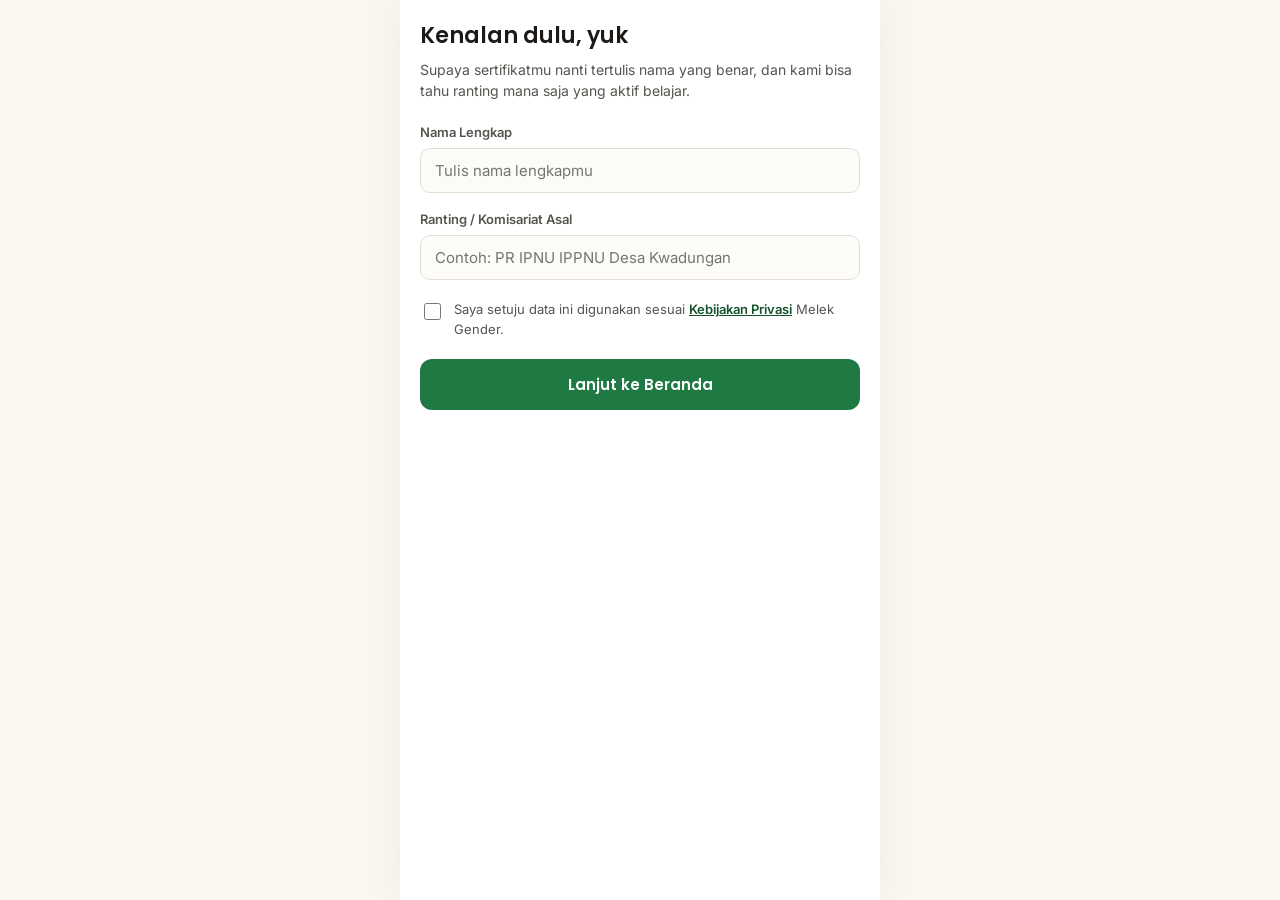
<file: sertifikat.html>
<!DOCTYPE html>
<html lang="id">
<head>
<meta charset="UTF-8">
<meta name="viewport" content="width=device-width, initial-scale=1.0">
<title>Sertifikat — Melek Gender</title>
<link rel="icon" href="assets/logo.png">
<link rel="stylesheet" href="css/style.css">
</head>
<body>
<div class="app">
  <div class="pad" id="cert-print">
    <div id="not-lulus" style="display:none; text-align:center; padding:30px 0;">
      <p style="color:var(--ink-soft); margin-bottom:16px;">Kamu belum menyelesaikan Evaluasi Akhir dengan nilai lulus.</p>
      <button class="btn btn-primary" onclick="location.href='evaluasi.html'">Ikuti Evaluasi Akhir</button>
    </div>

    <div id="cert-content" style="display:none;">
      <div class="cert">
        <div class="cert-eyebrow">SERTIFIKAT PENYELESAIAN</div>
        <div class="cert-title">Melek Gender</div>
        <p style="font-size:12.5px; color:var(--ink-soft); margin:4px 0 0;">Diberikan kepada</p>
        <div class="cert-name" id="cert-nama">—</div>
        <div class="cert-ranting" id="cert-ranting">—</div>
        <div class="cert-desc">atas keberhasilannya menyelesaikan seluruh materi<br><b>Studi Gender I</b> berbasis microlearning</div>
        <div class="cert-date" id="cert-date"></div>
      </div>
      <button class="btn btn-primary" id="btn-download-img">Unduh sebagai Gambar (PNG)</button>
      <button class="btn btn-ghost" style="margin-top:8px;" onclick="window.print()">Cetak / Simpan sebagai PDF</button>
      <p style="font-size:11px; color:var(--ink-soft); text-align:center; margin-top:10px;">
        Mau desain sertifikat versi kamu sendiri? Baca <b>CERTIFICATE.md</b> di folder proyek.
      </p>
    </div>
  </div>
  <div id="tabbar-slot"></div>
</div>

<script src="js/app.js"></script>
<script>
  MG.requireIdentity();

  if (!MG.isLulus()) {
    document.getElementById('not-lulus').style.display = 'block';
  } else {
    const identity = MG.getIdentity();
    const tanggal = new Date().toLocaleDateString('id-ID', { day: 'numeric', month: 'long', year: 'numeric' });
    document.getElementById('cert-nama').textContent = identity.nama;
    document.getElementById('cert-ranting').textContent = identity.ranting;
    document.getElementById('cert-date').textContent = tanggal;
    document.getElementById('cert-content').style.display = 'block';
    document.getElementById('btn-download-img').addEventListener('click', () => {
      downloadCertificateImage(identity.nama, identity.ranting, tanggal);
    });
  }

  renderTabbar('sertifikat');
</script>
</body>
</html>
</file>
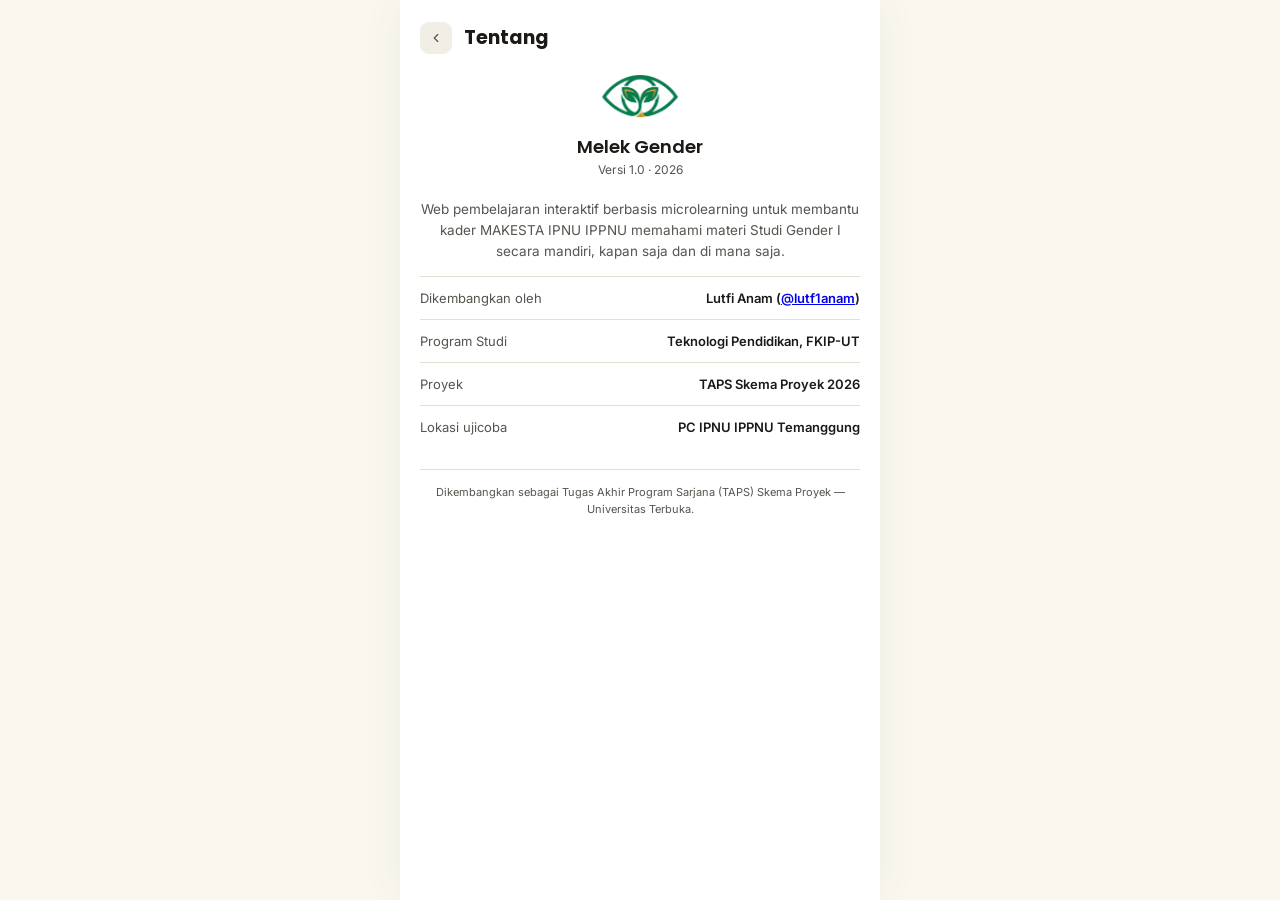
<file: tentang.html>
<!DOCTYPE html>
<html lang="id">
<head>
<meta charset="UTF-8">
<meta name="viewport" content="width=device-width, initial-scale=1.0">
<title>Tentang — Melek Gender</title>
<link rel="icon" href="assets/logo.png">
<link rel="stylesheet" href="css/style.css">
</head>
<body>
<div class="app">
  <div class="pad">
    <div class="subhead">
      <a href="javascript:history.back()" class="backarrow">
        <svg width="14" height="14" viewBox="0 0 24 24" fill="none" stroke="#57534E" stroke-width="2" stroke-linecap="round" stroke-linejoin="round"><path d="M15 18l-6-6 6-6"/></svg>
      </a>
      <h1>Tentang</h1>
    </div>

    <img class="about-logo" src="assets/logo.png" alt="Logo Melek Gender">
    <div class="about-name">Melek Gender</div>
    <div class="about-ver">Versi 1.0 · 2026</div>

    <p class="about-p">Web pembelajaran interaktif berbasis microlearning untuk membantu kader MAKESTA IPNU IPPNU memahami materi Studi Gender I secara mandiri, kapan saja dan di mana saja.</p>

    <div style="border-top:1px solid var(--line); margin-top:8px;">
      <div style="display:flex; justify-content:space-between; padding:11px 0; border-bottom:1px solid var(--line); font-size:13px;"><span style="color:var(--ink-soft);">Dikembangkan oleh</span><span style="font-weight:600;">Lutfi Anam (<a href="https://instagram.com/lutf1anam">@lutf1anam</a>)</span></div>
      <div style="display:flex; justify-content:space-between; padding:11px 0; border-bottom:1px solid var(--line); font-size:13px;"><span style="color:var(--ink-soft);">Program Studi</span><span style="font-weight:600; text-align:right;">Teknologi Pendidikan, FKIP-UT</span></div>
      <div style="display:flex; justify-content:space-between; padding:11px 0; border-bottom:1px solid var(--line); font-size:13px;"><span style="color:var(--ink-soft);">Proyek</span><span style="font-weight:600;">TAPS Skema Proyek 2026</span></div>
      <div style="display:flex; justify-content:space-between; padding:11px 0; font-size:13px;"><span style="color:var(--ink-soft);">Lokasi ujicoba</span><span style="font-weight:600; text-align:right;">PC IPNU IPPNU Temanggung</span></div>
    </div>

    <div class="about-foot">Dikembangkan sebagai Tugas Akhir Program Sarjana (TAPS) Skema Proyek — Universitas Terbuka.</div>
  </div>
</div>
</body>
</html>
</file>
<file: css/style.css>
/* ===========================================================
   Melek Gender — style.css
   Palet warna & token desain mengikuti mockup Tugas 2.
   =========================================================== */

@import url('https://fonts.googleapis.com/css2?family=Poppins:wght@500;600;700&family=Inter:wght@400;500;600&display=swap');

:root{
  --ink:#1C1917;
  --ink-soft:#57534E;
  --cream:#FAF7EF;
  --paper:#FFFFFF;
  --green-deep:#14532D;
  --green:#1E7A42;
  --green-soft:#DCEFE1;
  --gold:#C89116;
  --gold-soft:#F5E6C4;
  --line:#E4DFD3;
  --radius:14px;
  --max-w:480px;
}

/* =====================================================
   Splash screen (animasi loading awal, mirip Instagram)
   ===================================================== */
.splash{
  position:fixed; inset:0; z-index:9999;
  background:var(--paper);
  display:flex; flex-direction:column; align-items:center; justify-content:center; gap:14px;
  transition:opacity .45s ease, visibility .45s ease;
}
.splash.hide{ opacity:0; visibility:hidden; pointer-events:none; }
.splash-logo{ width:72px; height:72px; animation:splashPulse 1.15s ease-in-out infinite; }
.splash-text{
  font-family:"Poppins","DejaVu Sans",sans-serif; font-weight:700; font-size:15px;
  color:var(--green-deep); opacity:0; animation:splashFadeIn .5s ease .25s forwards;
}
@keyframes splashPulse{
  0%,100%{ transform:scale(1); opacity:.88; }
  50%{ transform:scale(1.1); opacity:1; }
}
@keyframes splashFadeIn{ to{ opacity:1; } }

/* =====================================================
   Reveal-on-scroll untuk blok teks (judul, paragraf, kartu)
   Elemen diberi class="reveal", lalu MG.initScrollReveal()
   menambah class "in-view" saat elemen masuk viewport.
   ===================================================== */
.reveal{
  opacity:0; transform:translateY(14px);
  transition:opacity .55s ease, transform .55s ease;
}
.reveal.in-view{ opacity:1; transform:translateY(0); }

/* =====================================================
   Slot media (infografis / gambar / video) di halaman modul
   ===================================================== */
.media-embed{
  margin:18px 0; border-radius:var(--radius); overflow:hidden;
}
.media-embed img, .media-embed video{
  width:100%; display:block; border-radius:var(--radius); background:var(--green-soft);
}
.media-caption{
  font-size:12px; color:var(--ink-soft); margin-top:7px; text-align:center; line-height:1.4;
}
.media-slot{
  margin:18px 0; padding:22px 16px; border-radius:var(--radius);
  border:1.6px dashed var(--line); background:#FCFBF7;
  display:flex; flex-direction:column; align-items:center; gap:8px;
  text-align:center; color:var(--ink-soft); font-size:12.5px; line-height:1.5;
}
.media-slot svg{ width:28px; height:28px; color:var(--ink-soft); }

@media (prefers-reduced-motion: reduce){
  .splash-logo{ animation:none; }
  .splash-text{ animation:none; opacity:1; }
  .reveal{ opacity:1; transform:none; transition:none; }
}

*{ box-sizing:border-box; }
html,body{ margin:0; padding:0; }
body{
  font-family:"Inter","DejaVu Sans",sans-serif;
  background:var(--cream);
  color:var(--ink);
  line-height:1.55;
  min-height:100vh;
}

h1,h2,h3,.brand-name,.btn,.mod-txt-t,.h-title,.about-name,.cert-title{
  font-family:"Poppins","DejaVu Sans",sans-serif;
}

.app{
  max-width:var(--max-w);
  margin:0 auto;
  min-height:100vh;
  background:var(--paper);
  display:flex;
  flex-direction:column;
  box-shadow:0 0 40px rgba(20,83,45,0.06);
}

.pad{ padding:22px 20px 18px; flex:1; }

/* ---- Top brand row ---- */
.brand-row{ display:flex; align-items:center; gap:10px; margin-bottom:22px; }
.brand-row img{ width:34px; height:34px; object-fit:contain; }
.brand-name{ font-weight:600; font-size:16px; color:var(--green-deep); }

/* ---- Sub-page header (back arrow + title) ---- */
.subhead{ display:flex; align-items:center; gap:12px; margin-bottom:20px; }
.subhead a{ text-decoration:none; }
.backarrow{
  width:32px; height:32px; border-radius:9px; background:#F1EEE5;
  display:flex; align-items:center; justify-content:center; flex-shrink:0;
}
.subhead h1{ font-size:19px; margin:0; }

/* ---- Typography helpers ---- */
h1.h-title{ font-size:22px; font-weight:600; margin:0 0 8px; line-height:1.3; }
p.h-sub{ color:var(--ink-soft); font-size:14px; margin:0 0 20px; }
.crumb{ font-size:12px; font-weight:600; color:var(--green); text-transform:uppercase; letter-spacing:.04em; margin-bottom:6px; }

/* ---- Buttons ---- */
.btn{
  display:block; width:100%; text-align:center; text-decoration:none;
  font-weight:600; font-size:15px; padding:14px 0; border-radius:12px;
  border:none; cursor:pointer; margin-top:10px;
}
.btn-primary{ background:var(--green); color:#fff; }
.btn-primary:hover{ background:var(--green-deep); }
.btn-primary:disabled{ background:#B9CFC0; cursor:not-allowed; }
.btn-ghost{ background:transparent; color:var(--green-deep); border:1.6px solid var(--green); }
.btn-row{ display:flex; gap:10px; }
.btn-row .btn{ flex:1; }

/* ---- Forms ---- */
label.field-label{ display:block; font-size:13px; font-weight:600; color:var(--ink-soft); margin:16px 0 6px; }
.field{
  width:100%; border:1.6px solid var(--line); border-radius:10px; padding:12px 14px;
  font-size:15px; font-family:inherit; color:var(--ink); background:#FCFBF8;
}
.field:focus{ outline:none; border-color:var(--green); }
.consent-row{ display:flex; gap:10px; margin:20px 0; align-items:flex-start; }
.consent-row input{ margin-top:3px; width:17px; height:17px; accent-color:var(--green); flex-shrink:0; }
.consent-row label{ font-size:13px; color:var(--ink-soft); line-height:1.5; }
.consent-row a{ color:var(--green-deep); font-weight:600; }
.err{ color:#B3261E; font-size:12.5px; margin-top:6px; display:none; }

/* ---- Hero illustration ---- */
.illus{
  width:100%; aspect-ratio:16/9; border-radius:16px; background:var(--green-soft);
  display:flex; align-items:center; justify-content:center; margin-bottom:22px;
}
.illus svg{ width:64px; height:64px; }

/* ---- Nav links row ---- */
.navlinks{ display:flex; gap:18px; justify-content:center; margin-top:20px; flex-wrap:wrap; }
.navlinks a{ font-size:12.5px; color:var(--ink-soft); text-decoration:none; border-bottom:1px solid var(--line); padding-bottom:2px; }

/* ---- Dashboard module cards ---- */
.greet{ font-weight:600; font-size:20px; margin-bottom:2px; }
.greet-sub{ font-size:13px; color:var(--ink-soft); margin-bottom:22px; }
.mod-card{
  display:flex; align-items:center; gap:12px; padding:13px 14px; border-radius:12px;
  margin-bottom:10px; border:1.6px solid var(--line); text-decoration:none; color:inherit;
}
.mod-card.done{ background:var(--green-soft); border-color:var(--green); }
.mod-dot{
  width:28px; height:28px; border-radius:50%; flex-shrink:0; display:flex;
  align-items:center; justify-content:center; font-size:13px; font-weight:700; font-family:"Poppins",sans-serif;
}
.mod-dot.done{ background:var(--green); color:#fff; }
.mod-dot.todo{ background:var(--line); color:var(--ink-soft); }
.mod-txt-t{ font-size:14px; font-weight:600; }
.mod-txt-s{ font-size:12px; color:var(--ink-soft); }

/* ---- Sticky bottom tab bar ----
   Penting: position:sticky dipasang di #tabbar-slot (flex item
   langsung di dalam .app), BUKAN di .tabbar itu sendiri. Kalau
   dipasang di .tabbar, elemen itu terjebak di dalam wrapper kecil
   yang tingginya cuma sebesar dirinya sendiri, sehingga tidak
   pernah benar-benar "menempel" saat halaman discroll. */
#tabbar-slot{ position:sticky; bottom:0; z-index:20; }
.tabbar{
  display:flex; border-top:1px solid var(--line); background:var(--paper);
  padding:8px 4px calc(10px + env(safe-area-inset-bottom,0px));
}
.tab{ flex:1; display:flex; flex-direction:column; align-items:center; gap:3px; text-decoration:none; color:var(--ink-soft); }
.tab svg{ width:22px; height:22px; }
.tab .tab-label{ font-size:10px; font-weight:500; font-family:"Poppins",sans-serif; }
.tab.active{ color:var(--green); font-weight:700; }
.tab.active .tab-label{ font-weight:700; }

/* ---- Content blocks (module reading material) ---- */
.content-block p{ font-size:14.5px; color:var(--ink); margin-bottom:14px; }

/* ---- Quiz ---- */
.progress-bar{ height:7px; background:var(--line); border-radius:6px; overflow:hidden; margin-bottom:18px; }
.progress-fill{ height:100%; background:var(--gold); transition:width .2s; }
.q-text{ font-weight:600; font-size:15px; margin-bottom:12px; }
.opt{
  display:flex; align-items:center; gap:10px; border:1.6px solid var(--line); border-radius:11px;
  padding:12px 14px; margin-bottom:9px; cursor:pointer; font-size:14px;
}
.opt.sel{ border-color:var(--green); background:var(--green-soft); }
.opt input{ accent-color:var(--green); width:16px; height:16px; }
.result-box{ text-align:center; padding:24px 10px; }
.result-score{ font-size:38px; font-weight:700; color:var(--green-deep); font-family:"Poppins",sans-serif; }

/* ---- Kebijakan / Tentang ---- */
.policy-p{ font-size:14px; color:var(--ink-soft); margin-bottom:14px; }
.policy-p b{ color:var(--ink); }
.about-logo{ width:80px; margin:8px auto 14px; display:block; }
.about-name{ text-align:center; font-weight:600; font-size:18px; }
.about-ver{ text-align:center; font-size:12px; color:var(--ink-soft); margin-bottom:20px; }
.about-p{ text-align:center; font-size:13.5px; color:var(--ink-soft); margin-bottom:14px; }
.about-foot{ font-size:11px; color:var(--ink-soft); text-align:center; margin-top:20px; padding-top:14px; border-top:1px solid var(--line); }

/* ---- Galeri buku ---- */
.book-card{ display:flex; gap:13px; padding:13px 0; border-bottom:1px solid var(--line); align-items:flex-start; }
.book-cover{ width:52px; height:70px; border-radius:6px; flex-shrink:0; overflow:hidden; background:var(--green-soft); box-shadow:0 2px 5px rgba(20,83,45,0.12); }
.book-cover img{ width:100%; height:100%; object-fit:cover; display:block; }
.book-cover-fallback{ width:100%; height:100%; display:flex; align-items:center; justify-content:center; background:var(--green-soft); }
.book-cover-fallback.gold{ background:var(--gold-soft); }
.book-cover-fallback svg{ width:20px; height:20px; }
.book-info{ flex:1; }
.book-title{ font-weight:600; font-size:13.5px; line-height:1.35; }
.book-author{ font-size:12px; color:var(--ink-soft); margin-top:4px; }
.book-link{
  display:inline-block; margin-top:7px; font-size:11.5px; font-weight:600;
  color:var(--green-deep); text-decoration:none; border-bottom:1.4px solid var(--green);
}
.book-link:hover{ color:var(--green); }

/* ---- Sertifikat ---- */
.cert{
  border:2.5px solid var(--gold); border-radius:16px;
  background:linear-gradient(180deg,#FFFDF7 0%, var(--gold-soft) 140%);
  text-align:center; padding:36px 22px; margin-bottom:20px;
}
.cert-eyebrow{ font-size:11px; letter-spacing:.06em; color:var(--gold); font-weight:700; }
.cert-title{ font-weight:700; font-size:22px; color:var(--green-deep); margin:10px 0 6px; }
.cert-name{ font-weight:600; font-size:19px; margin:16px 0 4px; border-bottom:2px solid var(--gold); display:inline-block; padding-bottom:8px; }
.cert-ranting{ font-size:12.5px; color:var(--ink-soft); margin-bottom:18px; }
.cert-desc{ font-size:12px; color:var(--ink-soft); }
.cert-date{ font-size:11px; color:var(--ink-soft); margin-top:18px; }

@media print{
  body *{ visibility:hidden; }
  #cert-print, #cert-print *{ visibility:visible; }
  #cert-print{ position:absolute; top:0; left:0; width:100%; }
  .tabbar,.btn,.subhead{ display:none !important; }
}
</file>
